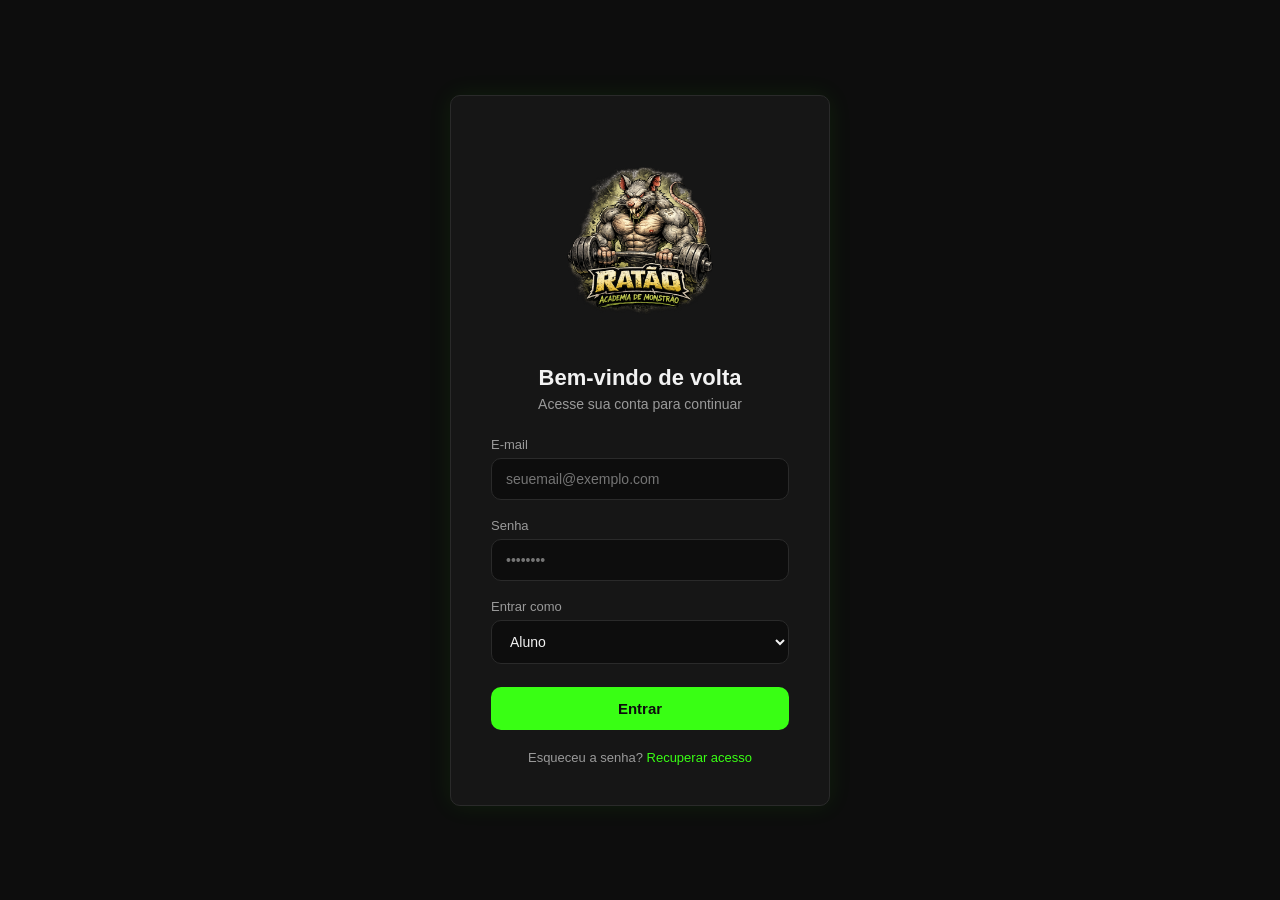
<file: front-end/index.html>
<!DOCTYPE html>
<html lang="pt-br">
<head>
<meta charset="UTF-8">
<meta name="viewport" content="width=device-width, initial-scale=1.0">
<title>Academia | Login</title>
<link rel="stylesheet" href="css/style.css">
</head>
<body>

  <div class="login-container">
    <div class="login-box">
      <img src="img/logo.png" class="logo" alt="Logo Academia">
      <h1>Bem-vindo de volta</h1>
      <p class="subtitle">Acesse sua conta para continuar</p>

      <form id="loginForm" action="#" method="POST">
        <div class="input-group">
          <label for="email">E-mail</label>
          <input type="email" id="email" name="email" placeholder="seuemail@exemplo.com" required>
        </div>

        <div class="input-group">
          <label for="senha">Senha</label>
          <input type="password" id="senha" name="senha" placeholder="••••••••" required>
        </div>

        <div class="tipo-usuario">
          <label for="tipo">Entrar como</label>
          <select id="tipo" name="tipo">
            <option value="aluno">Aluno</option>
            <option value="personal">Personal</option>
            <option value="adm">Administrador</option>
          </select>
        </div>

        <button type="submit" class="btn-primary">Entrar</button>
      </form>

      <p class="footer-text">Esqueceu a senha? <a href="#">Recuperar acesso</a></p>
    </div>
  </div>


<script src="js/script.js"></script>
</body>
</html>
</file>
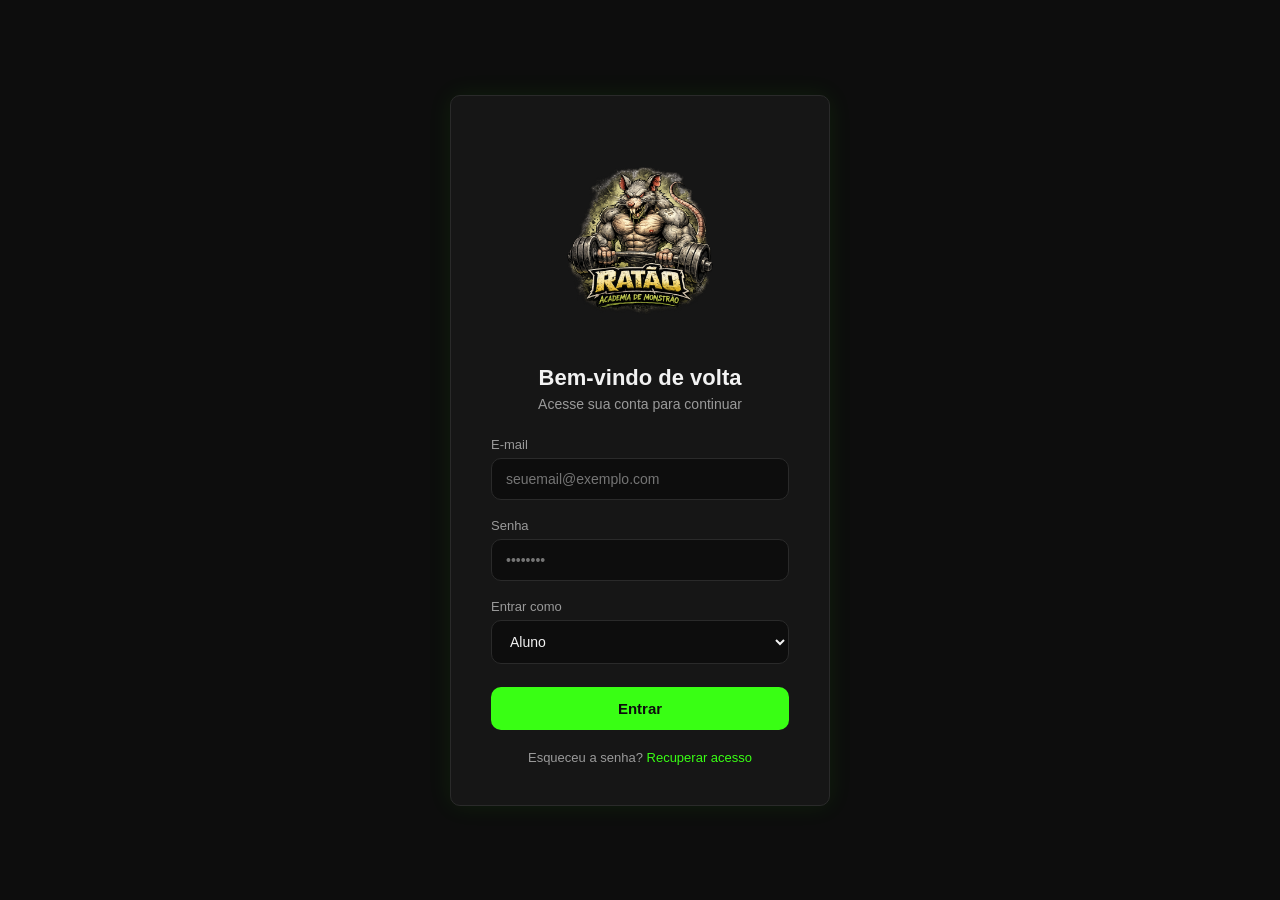
<file: front-end/html/index.html>
<!DOCTYPE html>
<html lang="pt-br">
<head>
<meta charset="UTF-8">
<meta name="viewport" content="width=device-width, initial-scale=1.0">
<title>Academia | Login</title>
<link rel="stylesheet" href="../css/style.css">
</head>
<body>

  <div class="login-container">
    <div class="login-box">
      <img src="../img/logo.png" class="logo" alt="Logo Academia">
      <h1>Bem-vindo de volta</h1>
      <p class="subtitle">Acesse sua conta para continuar</p>

      <form id="loginForm" action="#" method="POST">
        <div class="input-group">
          <label for="email">E-mail</label>
          <input type="email" id="email" name="email" placeholder="seuemail@exemplo.com" required>
        </div>

        <div class="input-group">
          <label for="senha">Senha</label>
          <input type="password" id="senha" name="senha" placeholder="••••••••" required>
        </div>

        <div class="tipo-usuario">
          <label for="tipo">Entrar como</label>
          <select id="tipo" name="tipo">
            <option value="aluno">Aluno</option>
            <option value="personal">Personal</option>
            <option value="adm">Administrador</option>
          </select>
        </div>

        <button type="submit" class="btn-primary">Entrar</button>
      </form>

      <p class="footer-text">Esqueceu a senha? <a href="#">Recuperar acesso</a></p>
    </div>
  </div>


<script src="../js/script.js"></script>
</body>
</html>
</file>
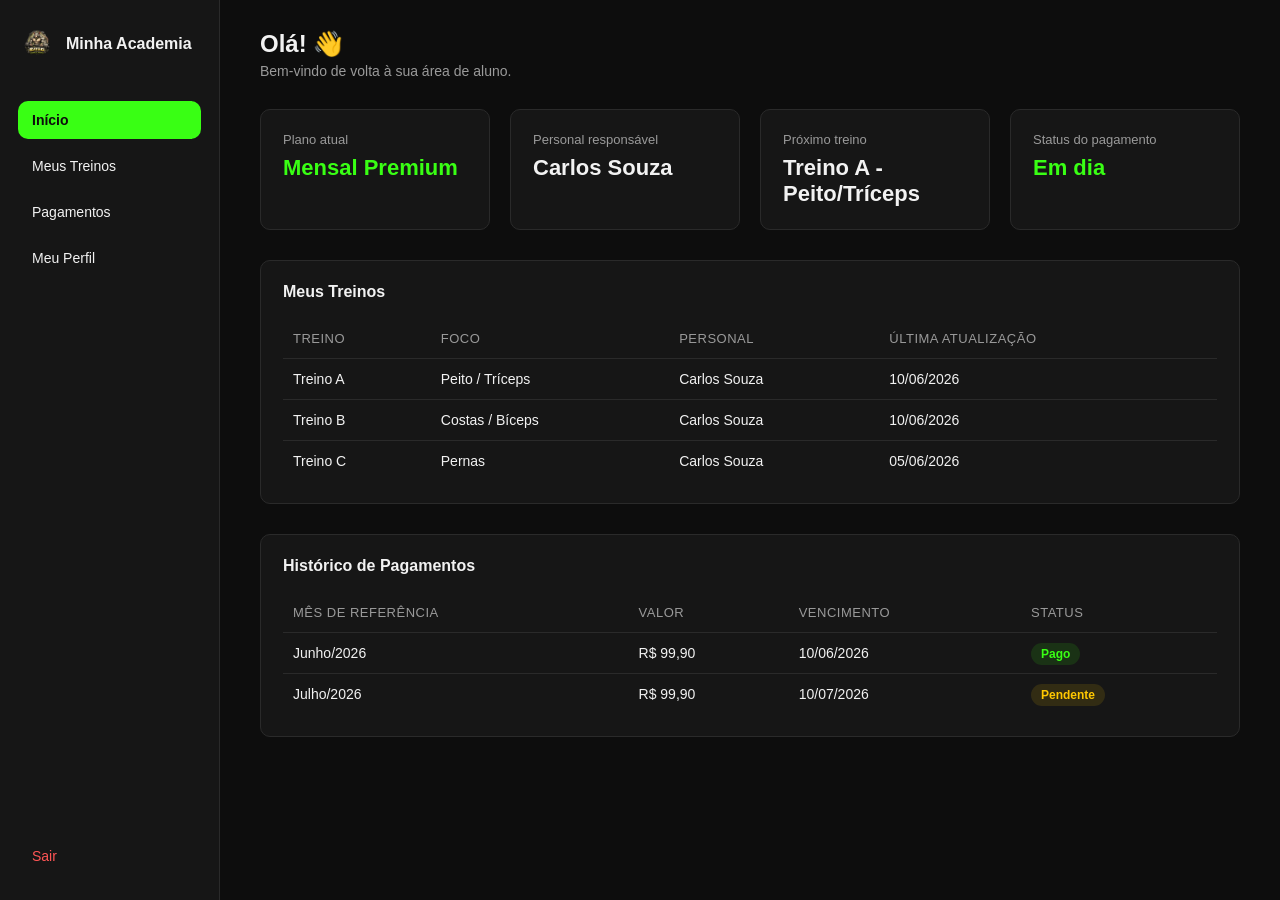
<file: front-end/dashboard.html>
<!DOCTYPE html>
<html lang="pt-br">
<head>
<meta charset="UTF-8">
<meta name="viewport" content="width=device-width, initial-scale=1.0">
<title>Academia | Área do Aluno</title>
<link rel="stylesheet" href="css/style.css">
</head>
<body>

  <div class="app-layout">

    <!-- Sidebar -->
    <aside class="sidebar">
      <div class="logo-area">
        <img src="img/logo.png">
        <span>Minha Academia</span>
      </div>

      <a href="dashboard.html" class="active">Início</a>
      <a href="treinos.html">Meus Treinos</a>
      <a href="pagamentos.html">Pagamentos</a>
      <a href="perfil.html">Meu Perfil</a>

      <a href="index.html" class="logout">Sair</a>
    </aside>

    <!-- Conteúdo principal -->
    <main class="main-content">
      <h1>Olá! 👋</h1>
      <p class="welcome">Bem-vindo de volta à sua área de aluno.</p>

      <!-- Cards resumo -->
      <div class="cards-grid">
        <div class="card">
          <div class="label">Plano atual</div>
          <div class="value green">Mensal Premium</div>
        </div>

        <div class="card">
          <div class="label">Personal responsável</div>
          <div class="value">Carlos Souza</div>
        </div>

        <div class="card">
          <div class="label">Próximo treino</div>
          <div class="value">Treino A - Peito/Tríceps</div>
        </div>

        <div class="card">
          <div class="label">Status do pagamento</div>
          <div class="value green">Em dia</div>
        </div>
      </div>

      <!-- Treinos -->
      <div class="table-section">
        <h2>Meus Treinos</h2>
        <table>
          <thead>
            <tr>
              <th>Treino</th>
              <th>Foco</th>
              <th>Personal</th>
              <th>Última atualização</th>
            </tr>
          </thead>
          <tbody>
            <tr>
              <td>Treino A</td>
              <td>Peito / Tríceps</td>
              <td>Carlos Souza</td>
              <td>10/06/2026</td>
            </tr>
            <tr>
              <td>Treino B</td>
              <td>Costas / Bíceps</td>
              <td>Carlos Souza</td>
              <td>10/06/2026</td>
            </tr>
            <tr>
              <td>Treino C</td>
              <td>Pernas</td>
              <td>Carlos Souza</td>
              <td>05/06/2026</td>
            </tr>
          </tbody>
        </table>
      </div>

      <!-- Pagamentos -->
      <div class="table-section">
        <h2>Histórico de Pagamentos</h2>
        <table>
          <thead>
            <tr>
              <th>Mês de referência</th>
              <th>Valor</th>
              <th>Vencimento</th>
              <th>Status</th>
            </tr>
          </thead>
          <tbody>
            <tr>
              <td>Junho/2026</td>
              <td>R$ 99,90</td>
              <td>10/06/2026</td>
              <td><span class="status pago">Pago</span></td>
            </tr>
            <tr>
              <td>Julho/2026</td>
              <td>R$ 99,90</td>
              <td>10/07/2026</td>
              <td><span class="status pendente">Pendente</span></td>
            </tr>
          </tbody>
        </table>
      </div>

    </main>
  </div>

<script src="js/script.js"></script>
</body>
</html>
</file>
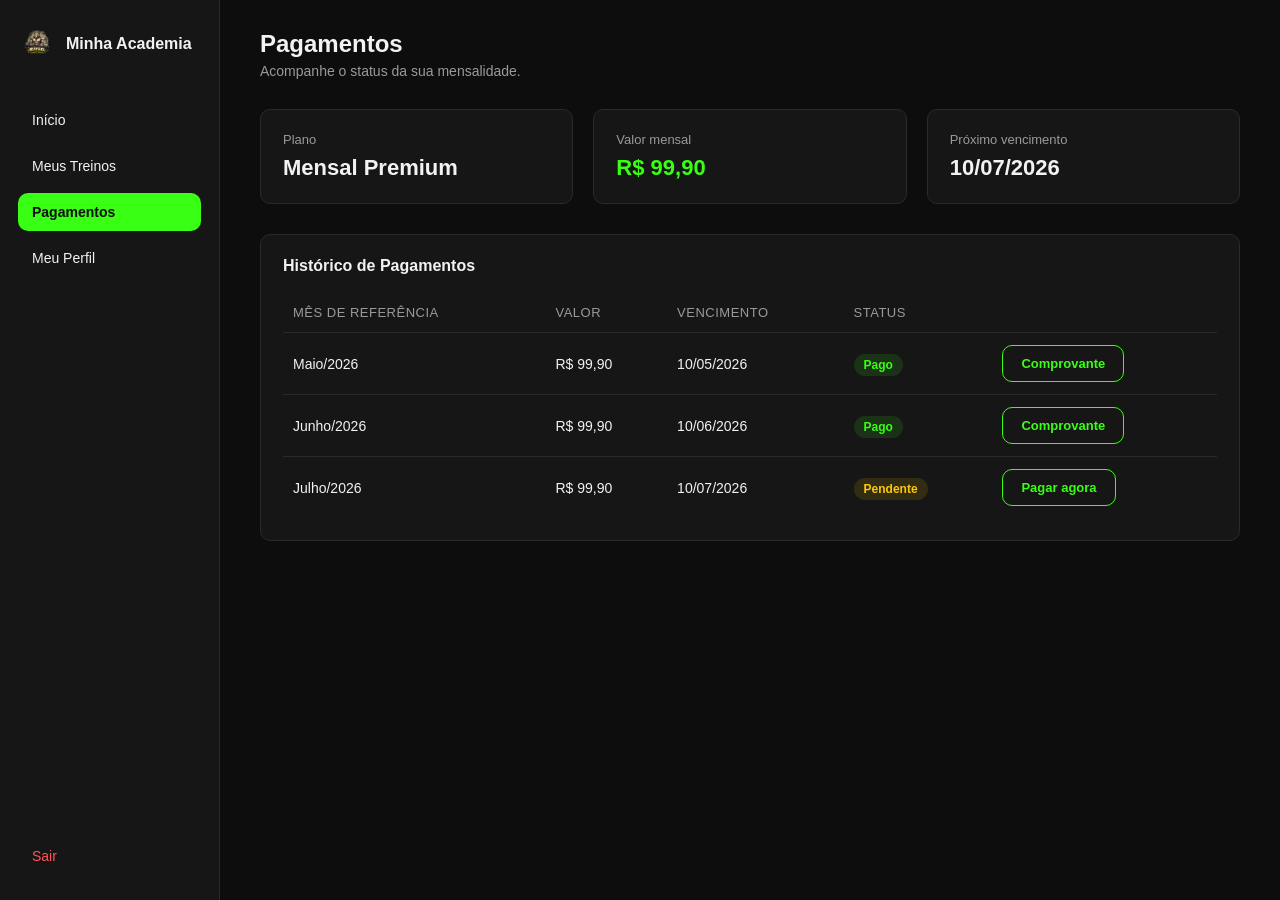
<file: front-end/pagamentos.html>
<!DOCTYPE html>
<html lang="pt-br">
<head>
<meta charset="UTF-8">
<meta name="viewport" content="width=device-width, initial-scale=1.0">
<title>Academia | Pagamentos</title>
<link rel="stylesheet" href="css/style.css">
</head>
<body>

  <div class="app-layout">

    <!-- Sidebar -->
    <aside class="sidebar">
      <div class="logo-area">
        <img src="img/logo.png">
        <span>Minha Academia</span>
      </div>

      <a href="dashboard.html">Início</a>
      <a href="treinos.html">Meus Treinos</a>
      <a href="pagamentos.html" class="active">Pagamentos</a>
      <a href="perfil.html">Meu Perfil</a>

      <a href="index.html" class="logout">Sair</a>
    </aside>

    <!-- Conteúdo principal -->
    <main class="main-content">
      <h1>Pagamentos</h1>
      <p class="welcome">Acompanhe o status da sua mensalidade.</p>

      <!-- Resumo -->
      <div class="cards-grid">
        <div class="card">
          <div class="label">Plano</div>
          <div class="value">Mensal Premium</div>
        </div>

        <div class="card">
          <div class="label">Valor mensal</div>
          <div class="value green">R$ 99,90</div>
        </div>

        <div class="card">
          <div class="label">Próximo vencimento</div>
          <div class="value">10/07/2026</div>
        </div>
      </div>

      <!-- Histórico -->
      <div class="table-section">
        <h2>Histórico de Pagamentos</h2>
        <table>
          <thead>
            <tr>
              <th>Mês de referência</th>
              <th>Valor</th>
              <th>Vencimento</th>
              <th>Status</th>
              <th></th>
            </tr>
          </thead>
          <tbody>
            <tr>
              <td>Maio/2026</td>
              <td>R$ 99,90</td>
              <td>10/05/2026</td>
              <td><span class="status pago">Pago</span></td>
              <td><button class="btn-outline">Comprovante</button></td>
            </tr>
            <tr>
              <td>Junho/2026</td>
              <td>R$ 99,90</td>
              <td>10/06/2026</td>
              <td><span class="status pago">Pago</span></td>
              <td><button class="btn-outline">Comprovante</button></td>
            </tr>
            <tr>
              <td>Julho/2026</td>
              <td>R$ 99,90</td>
              <td>10/07/2026</td>
              <td><span class="status pendente">Pendente</span></td>
              <td><button class="btn-outline">Pagar agora</button></td>
            </tr>
          </tbody>
        </table>
      </div>

    </main>
  </div>

<script src="js/script.js"></script>
</body>
</html>
</file>
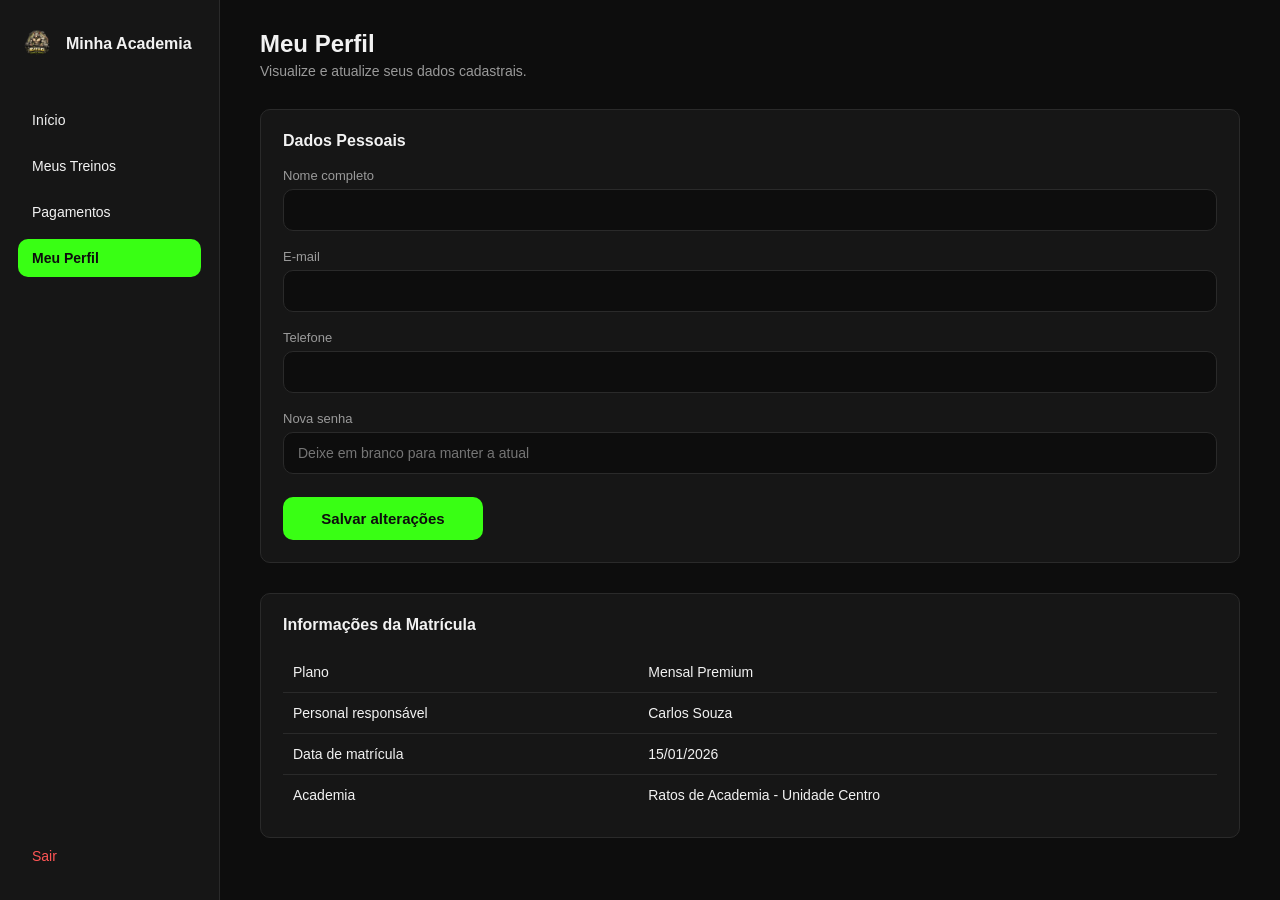
<file: front-end/perfil.html>
<!DOCTYPE html>
<html lang="pt-br">
<head>
<meta charset="UTF-8">
<meta name="viewport" content="width=device-width, initial-scale=1.0">
<title>Academia | Meu Perfil</title>
<link rel="stylesheet" href="css/style.css">
</head>
<body>

  <div class="app-layout">

    <!-- Sidebar -->
    <aside class="sidebar">
      <div class="logo-area">
        <img src="img/logo.png">
        <span>Minha Academia</span>
      </div>

      <a href="dashboard.html">Início</a>
      <a href="treinos.html">Meus Treinos</a>
      <a href="pagamentos.html">Pagamentos</a>
      <a href="perfil.html" class="active">Meu Perfil</a>

      <a href="index.html" class="logout">Sair</a>
    </aside>

    <!-- Conteúdo principal -->
    <main class="main-content">
      <h1>Meu Perfil</h1>
      <p class="welcome">Visualize e atualize seus dados cadastrais.</p>

      <div class="table-section">
        <h2>Dados Pessoais</h2>

        <form id="perfilForm">
          <div class="input-group">
            <label for="nome">Nome completo</label>
            <input type="text" id="nome" name="nome">
          </div>

          <div class="input-group">
            <label for="email">E-mail</label>
            <input type="email" id="email" name="email">
          </div>

          <div class="input-group">
            <label for="telefone">Telefone</label>
            <input type="text" id="telefone" name="telefone">
          </div>

          <div class="input-group">
            <label for="senha">Nova senha</label>
            <input type="password" id="senha" name="senha" placeholder="Deixe em branco para manter a atual">
          </div>

          <button type="submit" class="btn-primary" style="max-width: 200px;">Salvar alterações</button>
        </form>
      </div>

      <!-- Matrícula -->
      <div class="table-section">
        <h2>Informações da Matrícula</h2>
        <table>
          <tbody>
            <tr>
              <td>Plano</td>
              <td>Mensal Premium</td>
            </tr>
            <tr>
              <td>Personal responsável</td>
              <td>Carlos Souza</td>
            </tr>
            <tr>
              <td>Data de matrícula</td>
              <td>15/01/2026</td>
            </tr>
            <tr>
              <td>Academia</td>
              <td>Ratos de Academia - Unidade Centro</td>
            </tr>
          </tbody>
        </table>
      </div>

    </main>
  </div>

<script src="js/script.js"></script>
</body>
</html>
</file>
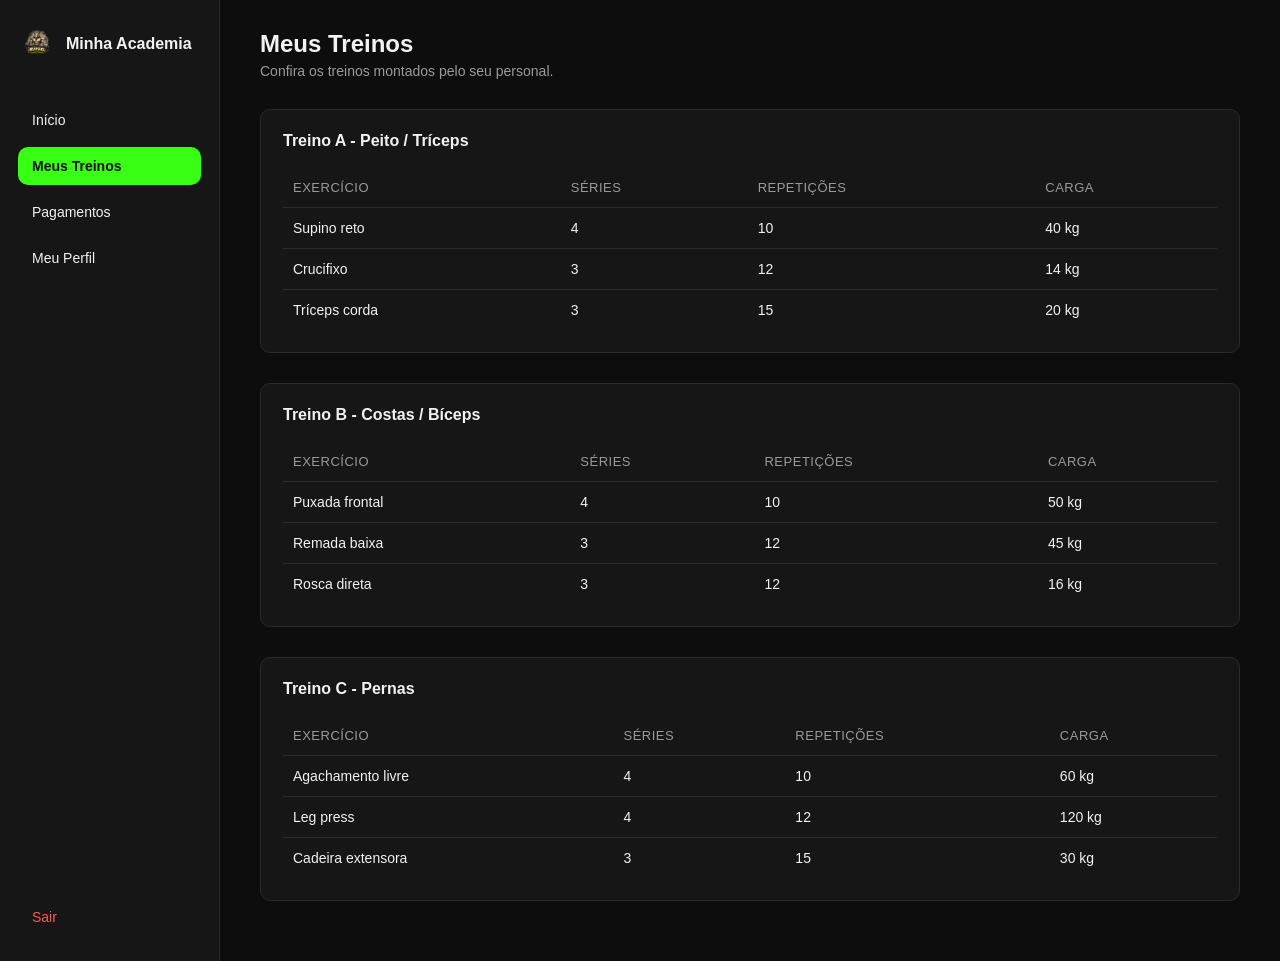
<file: front-end/treinos.html>
<!DOCTYPE html>
<html lang="pt-br">
<head>
<meta charset="UTF-8">
<meta name="viewport" content="width=device-width, initial-scale=1.0">
<title>Academia | Meus Treinos</title>
<link rel="stylesheet" href="css/style.css">
</head>
<body>

  <div class="app-layout">

    <!-- Sidebar -->
    <aside class="sidebar">
      <div class="logo-area">
        <img src="img/logo.png">
        <span>Minha Academia</span>
      </div>

      <a href="dashboard.html">Início</a>
      <a href="treinos.html" class="active">Meus Treinos</a>
      <a href="pagamentos.html">Pagamentos</a>
      <a href="perfil.html">Meu Perfil</a>

      <a href="index.html" class="logout">Sair</a>
    </aside>

    <!-- Conteúdo principal -->
    <main class="main-content">
      <h1>Meus Treinos</h1>
      <p class="welcome">Confira os treinos montados pelo seu personal.</p>

      <!-- Treino A -->
      <div class="table-section">
        <h2>Treino A - Peito / Tríceps</h2>
        <table>
          <thead>
            <tr>
              <th>Exercício</th>
              <th>Séries</th>
              <th>Repetições</th>
              <th>Carga</th>
            </tr>
          </thead>
          <tbody>
            <tr>
              <td>Supino reto</td>
              <td>4</td>
              <td>10</td>
              <td>40 kg</td>
            </tr>
            <tr>
              <td>Crucifixo</td>
              <td>3</td>
              <td>12</td>
              <td>14 kg</td>
            </tr>
            <tr>
              <td>Tríceps corda</td>
              <td>3</td>
              <td>15</td>
              <td>20 kg</td>
            </tr>
          </tbody>
        </table>
      </div>

      <!-- Treino B -->
      <div class="table-section">
        <h2>Treino B - Costas / Bíceps</h2>
        <table>
          <thead>
            <tr>
              <th>Exercício</th>
              <th>Séries</th>
              <th>Repetições</th>
              <th>Carga</th>
            </tr>
          </thead>
          <tbody>
            <tr>
              <td>Puxada frontal</td>
              <td>4</td>
              <td>10</td>
              <td>50 kg</td>
            </tr>
            <tr>
              <td>Remada baixa</td>
              <td>3</td>
              <td>12</td>
              <td>45 kg</td>
            </tr>
            <tr>
              <td>Rosca direta</td>
              <td>3</td>
              <td>12</td>
              <td>16 kg</td>
            </tr>
          </tbody>
        </table>
      </div>

      <!-- Treino C -->
      <div class="table-section">
        <h2>Treino C - Pernas</h2>
        <table>
          <thead>
            <tr>
              <th>Exercício</th>
              <th>Séries</th>
              <th>Repetições</th>
              <th>Carga</th>
            </tr>
          </thead>
          <tbody>
            <tr>
              <td>Agachamento livre</td>
              <td>4</td>
              <td>10</td>
              <td>60 kg</td>
            </tr>
            <tr>
              <td>Leg press</td>
              <td>4</td>
              <td>12</td>
              <td>120 kg</td>
            </tr>
            <tr>
              <td>Cadeira extensora</td>
              <td>3</td>
              <td>15</td>
              <td>30 kg</td>
            </tr>
          </tbody>
        </table>
      </div>

    </main>
  </div>

<script src="js/script.js"></script>
</body>
</html>
</file>
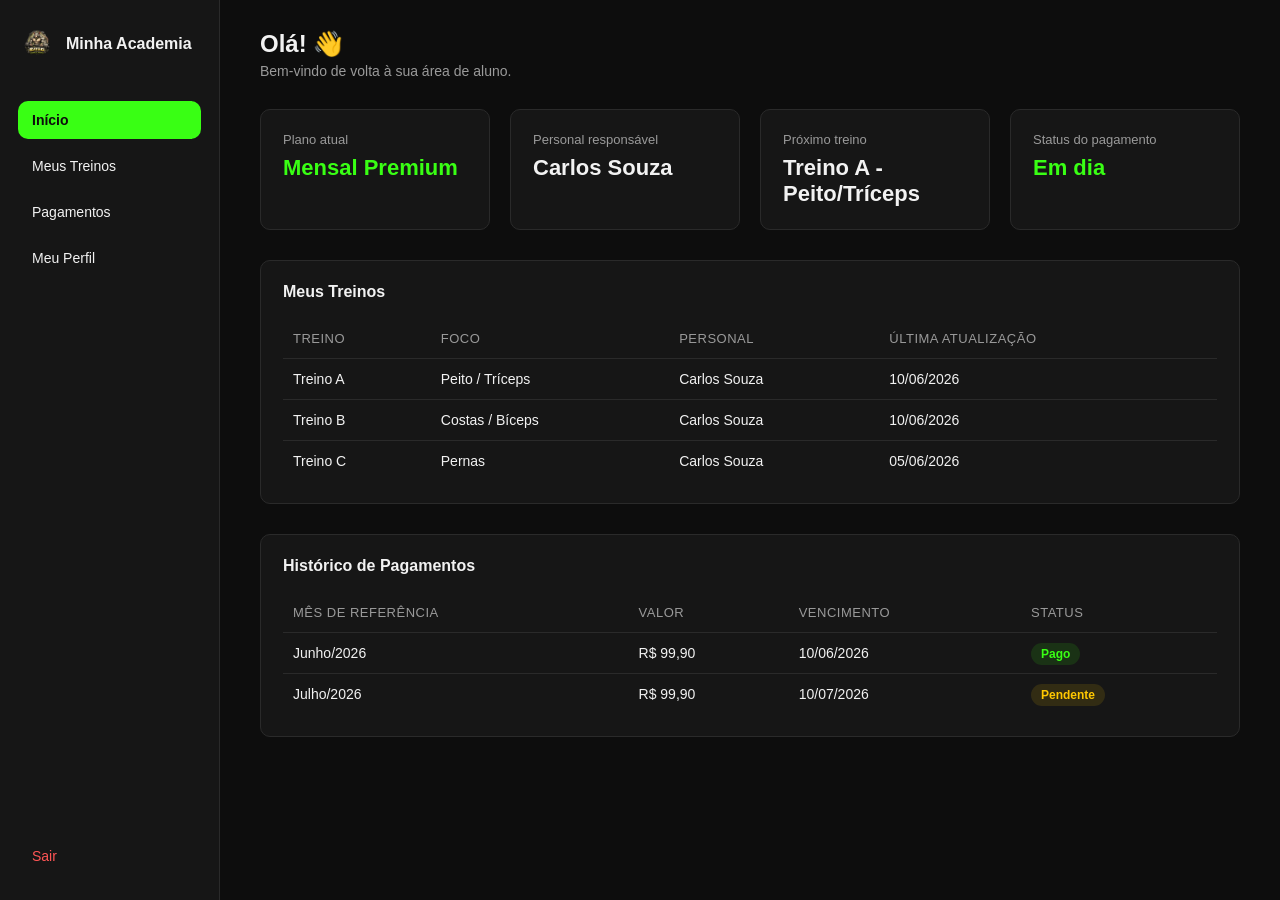
<file: front-end/html/dashboard.html>
<!DOCTYPE html>
<html lang="pt-br">
<head>
<meta charset="UTF-8">
<meta name="viewport" content="width=device-width, initial-scale=1.0">
<title>Academia | Área do Aluno</title>
<link rel="stylesheet" href="../css/style.css">
</head>
<body>

  <div class="app-layout">

    <!-- Sidebar -->
    <aside class="sidebar">
      <div class="logo-area">
        <img src="../img/logo.png">
        <span>Minha Academia</span>
      </div>

      <a href="dashboard.html" class="active">Início</a>
      <a href="treinos.html">Meus Treinos</a>
      <a href="pagamentos.html">Pagamentos</a>
      <a href="perfil.html">Meu Perfil</a>

      <a href="index.html" class="logout">Sair</a>
    </aside>

    <!-- Conteúdo principal -->
    <main class="main-content">
      <h1>Olá! 👋</h1>
      <p class="welcome">Bem-vindo de volta à sua área de aluno.</p>

      <!-- Cards resumo -->
      <div class="cards-grid">
        <div class="card">
          <div class="label">Plano atual</div>
          <div class="value green">Mensal Premium</div>
        </div>

        <div class="card">
          <div class="label">Personal responsável</div>
          <div class="value">Carlos Souza</div>
        </div>

        <div class="card">
          <div class="label">Próximo treino</div>
          <div class="value">Treino A - Peito/Tríceps</div>
        </div>

        <div class="card">
          <div class="label">Status do pagamento</div>
          <div class="value green">Em dia</div>
        </div>
      </div>

      <!-- Treinos -->
      <div class="table-section">
        <h2>Meus Treinos</h2>
        <table>
          <thead>
            <tr>
              <th>Treino</th>
              <th>Foco</th>
              <th>Personal</th>
              <th>Última atualização</th>
            </tr>
          </thead>
          <tbody>
            <tr>
              <td>Treino A</td>
              <td>Peito / Tríceps</td>
              <td>Carlos Souza</td>
              <td>10/06/2026</td>
            </tr>
            <tr>
              <td>Treino B</td>
              <td>Costas / Bíceps</td>
              <td>Carlos Souza</td>
              <td>10/06/2026</td>
            </tr>
            <tr>
              <td>Treino C</td>
              <td>Pernas</td>
              <td>Carlos Souza</td>
              <td>05/06/2026</td>
            </tr>
          </tbody>
        </table>
      </div>

      <!-- Pagamentos -->
      <div class="table-section">
        <h2>Histórico de Pagamentos</h2>
        <table>
          <thead>
            <tr>
              <th>Mês de referência</th>
              <th>Valor</th>
              <th>Vencimento</th>
              <th>Status</th>
            </tr>
          </thead>
          <tbody>
            <tr>
              <td>Junho/2026</td>
              <td>R$ 99,90</td>
              <td>10/06/2026</td>
              <td><span class="status pago">Pago</span></td>
            </tr>
            <tr>
              <td>Julho/2026</td>
              <td>R$ 99,90</td>
              <td>10/07/2026</td>
              <td><span class="status pendente">Pendente</span></td>
            </tr>
          </tbody>
        </table>
      </div>

    </main>
  </div>

<script src="../js/script.js"></script>
</body>
</html>
</file>
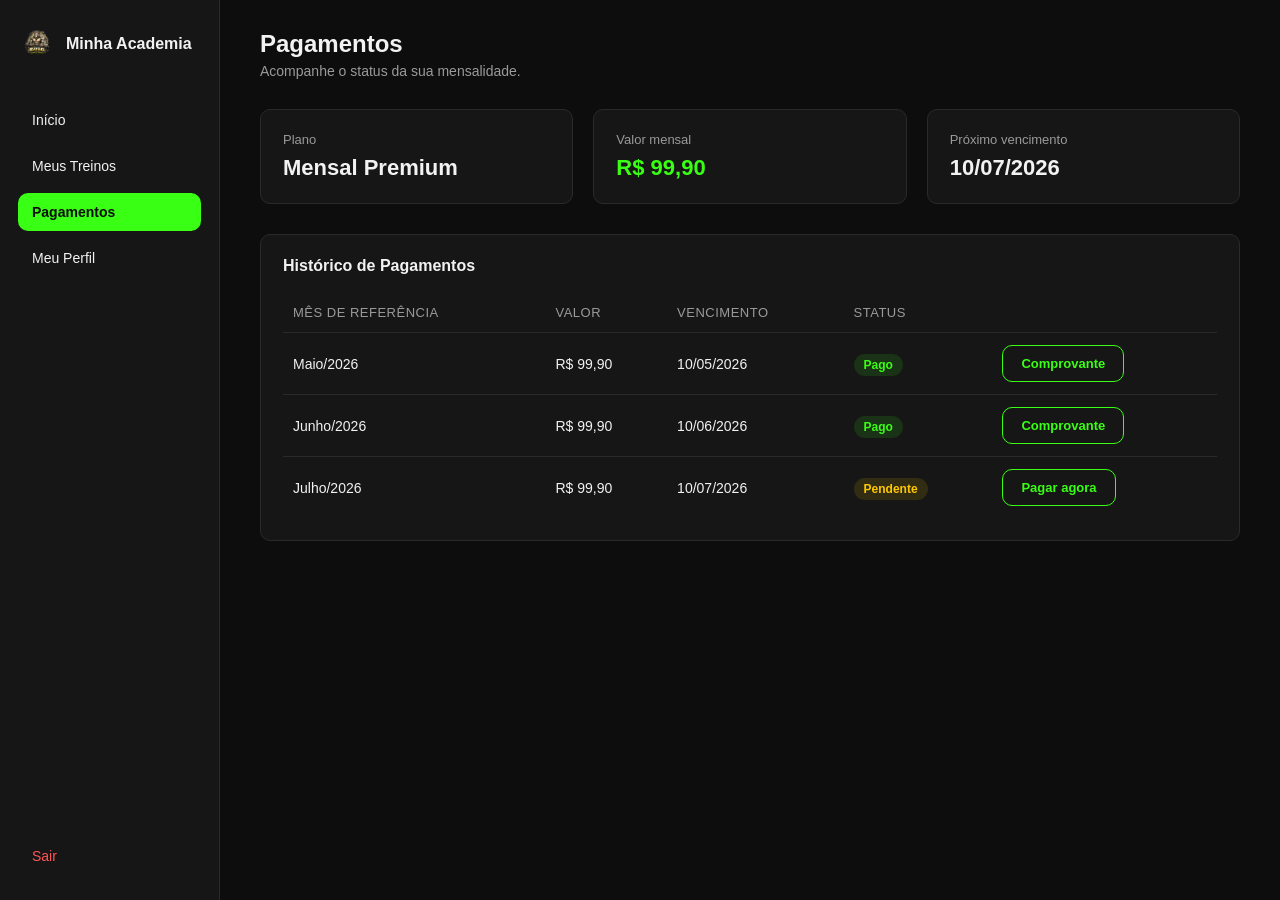
<file: front-end/html/pagamentos.html>
<!DOCTYPE html>
<html lang="pt-br">
<head>
<meta charset="UTF-8">
<meta name="viewport" content="width=device-width, initial-scale=1.0">
<title>Academia | Pagamentos</title>
<link rel="stylesheet" href="../css/style.css">
</head>
<body>

  <div class="app-layout">

    <!-- Sidebar -->
    <aside class="sidebar">
      <div class="logo-area">
        <img src="../img/logo.png">
        <span>Minha Academia</span>
      </div>

      <a href="dashboard.html">Início</a>
      <a href="treinos.html">Meus Treinos</a>
      <a href="pagamentos.html" class="active">Pagamentos</a>
      <a href="perfil.html">Meu Perfil</a>

      <a href="index.html" class="logout">Sair</a>
    </aside>

    <!-- Conteúdo principal -->
    <main class="main-content">
      <h1>Pagamentos</h1>
      <p class="welcome">Acompanhe o status da sua mensalidade.</p>

      <!-- Resumo -->
      <div class="cards-grid">
        <div class="card">
          <div class="label">Plano</div>
          <div class="value">Mensal Premium</div>
        </div>

        <div class="card">
          <div class="label">Valor mensal</div>
          <div class="value green">R$ 99,90</div>
        </div>

        <div class="card">
          <div class="label">Próximo vencimento</div>
          <div class="value">10/07/2026</div>
        </div>
      </div>

      <!-- Histórico -->
      <div class="table-section">
        <h2>Histórico de Pagamentos</h2>
        <table>
          <thead>
            <tr>
              <th>Mês de referência</th>
              <th>Valor</th>
              <th>Vencimento</th>
              <th>Status</th>
              <th></th>
            </tr>
          </thead>
          <tbody>
            <tr>
              <td>Maio/2026</td>
              <td>R$ 99,90</td>
              <td>10/05/2026</td>
              <td><span class="status pago">Pago</span></td>
              <td><button class="btn-outline">Comprovante</button></td>
            </tr>
            <tr>
              <td>Junho/2026</td>
              <td>R$ 99,90</td>
              <td>10/06/2026</td>
              <td><span class="status pago">Pago</span></td>
              <td><button class="btn-outline">Comprovante</button></td>
            </tr>
            <tr>
              <td>Julho/2026</td>
              <td>R$ 99,90</td>
              <td>10/07/2026</td>
              <td><span class="status pendente">Pendente</span></td>
              <td><button class="btn-outline">Pagar agora</button></td>
            </tr>
          </tbody>
        </table>
      </div>

    </main>
  </div>

<script src="../js/script.js"></script>
</body>
</html>
</file>
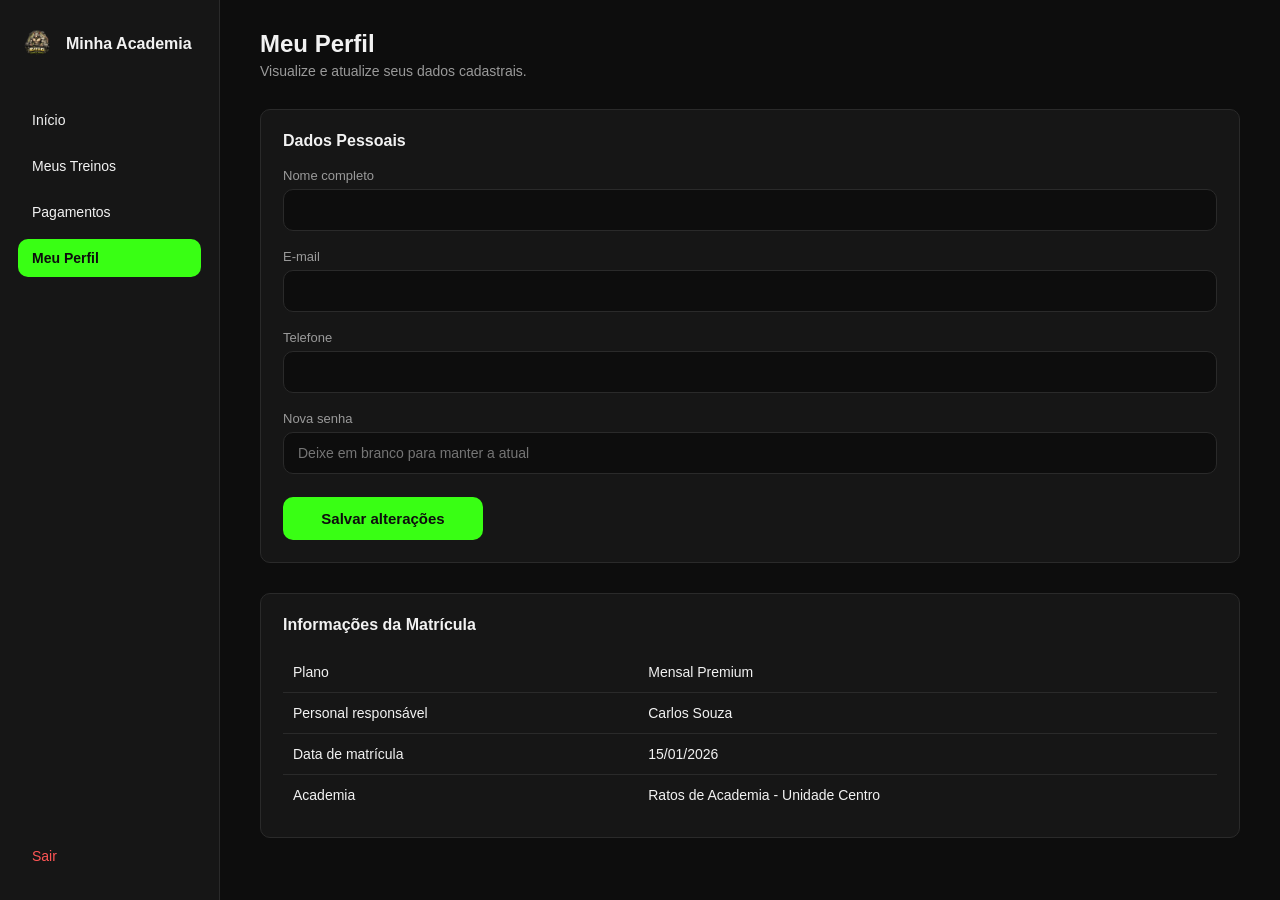
<file: front-end/html/perfil.html>
<!DOCTYPE html>
<html lang="pt-br">
<head>
<meta charset="UTF-8">
<meta name="viewport" content="width=device-width, initial-scale=1.0">
<title>Academia | Meu Perfil</title>
<link rel="stylesheet" href="../css/style.css">
</head>
<body>

  <div class="app-layout">

    <!-- Sidebar -->
    <aside class="sidebar">
      <div class="logo-area">
        <img src="../img/logo.png">
        <span>Minha Academia</span>
      </div>

      <a href="dashboard.html">Início</a>
      <a href="treinos.html">Meus Treinos</a>
      <a href="pagamentos.html">Pagamentos</a>
      <a href="perfil.html" class="active">Meu Perfil</a>

      <a href="index.html" class="logout">Sair</a>
    </aside>

    <!-- Conteúdo principal -->
    <main class="main-content">
      <h1>Meu Perfil</h1>
      <p class="welcome">Visualize e atualize seus dados cadastrais.</p>

      <div class="table-section">
        <h2>Dados Pessoais</h2>

        <form id="perfilForm">
          <div class="input-group">
            <label for="nome">Nome completo</label>
            <input type="text" id="nome" name="nome">
          </div>

          <div class="input-group">
            <label for="email">E-mail</label>
            <input type="email" id="email" name="email">
          </div>

          <div class="input-group">
            <label for="telefone">Telefone</label>
            <input type="text" id="telefone" name="telefone">
          </div>

          <div class="input-group">
            <label for="senha">Nova senha</label>
            <input type="password" id="senha" name="senha" placeholder="Deixe em branco para manter a atual">
          </div>

          <button type="submit" class="btn-primary" style="max-width: 200px;">Salvar alterações</button>
        </form>
      </div>

      <!-- Matrícula -->
      <div class="table-section">
        <h2>Informações da Matrícula</h2>
        <table>
          <tbody>
            <tr>
              <td>Plano</td>
              <td>Mensal Premium</td>
            </tr>
            <tr>
              <td>Personal responsável</td>
              <td>Carlos Souza</td>
            </tr>
            <tr>
              <td>Data de matrícula</td>
              <td>15/01/2026</td>
            </tr>
            <tr>
              <td>Academia</td>
              <td>Ratos de Academia - Unidade Centro</td>
            </tr>
          </tbody>
        </table>
      </div>

    </main>
  </div>

<script src="../js/script.js"></script>
</body>
</html>
</file>
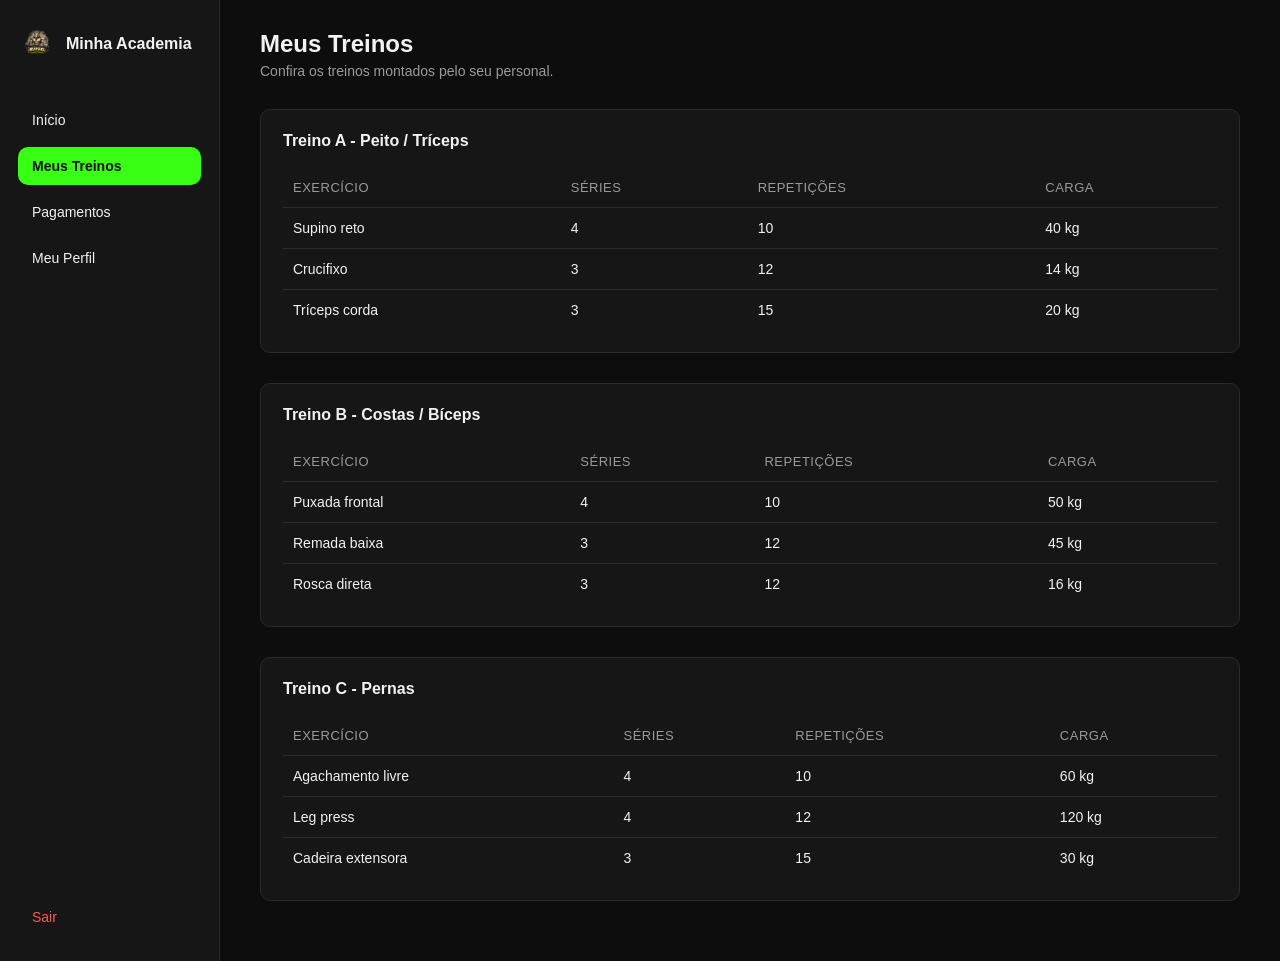
<file: front-end/html/treinos.html>
<!DOCTYPE html>
<html lang="pt-br">
<head>
<meta charset="UTF-8">
<meta name="viewport" content="width=device-width, initial-scale=1.0">
<title>Academia | Meus Treinos</title>
<link rel="stylesheet" href="../css/style.css">
</head>
<body>

  <div class="app-layout">

    <!-- Sidebar -->
    <aside class="sidebar">
      <div class="logo-area">
        <img src="../img/logo.png">
        <span>Minha Academia</span>
      </div>

      <a href="dashboard.html">Início</a>
      <a href="treinos.html" class="active">Meus Treinos</a>
      <a href="pagamentos.html">Pagamentos</a>
      <a href="perfil.html">Meu Perfil</a>

      <a href="index.html" class="logout">Sair</a>
    </aside>

    <!-- Conteúdo principal -->
    <main class="main-content">
      <h1>Meus Treinos</h1>
      <p class="welcome">Confira os treinos montados pelo seu personal.</p>

      <!-- Treino A -->
      <div class="table-section">
        <h2>Treino A - Peito / Tríceps</h2>
        <table>
          <thead>
            <tr>
              <th>Exercício</th>
              <th>Séries</th>
              <th>Repetições</th>
              <th>Carga</th>
            </tr>
          </thead>
          <tbody>
            <tr>
              <td>Supino reto</td>
              <td>4</td>
              <td>10</td>
              <td>40 kg</td>
            </tr>
            <tr>
              <td>Crucifixo</td>
              <td>3</td>
              <td>12</td>
              <td>14 kg</td>
            </tr>
            <tr>
              <td>Tríceps corda</td>
              <td>3</td>
              <td>15</td>
              <td>20 kg</td>
            </tr>
          </tbody>
        </table>
      </div>

      <!-- Treino B -->
      <div class="table-section">
        <h2>Treino B - Costas / Bíceps</h2>
        <table>
          <thead>
            <tr>
              <th>Exercício</th>
              <th>Séries</th>
              <th>Repetições</th>
              <th>Carga</th>
            </tr>
          </thead>
          <tbody>
            <tr>
              <td>Puxada frontal</td>
              <td>4</td>
              <td>10</td>
              <td>50 kg</td>
            </tr>
            <tr>
              <td>Remada baixa</td>
              <td>3</td>
              <td>12</td>
              <td>45 kg</td>
            </tr>
            <tr>
              <td>Rosca direta</td>
              <td>3</td>
              <td>12</td>
              <td>16 kg</td>
            </tr>
          </tbody>
        </table>
      </div>

      <!-- Treino C -->
      <div class="table-section">
        <h2>Treino C - Pernas</h2>
        <table>
          <thead>
            <tr>
              <th>Exercício</th>
              <th>Séries</th>
              <th>Repetições</th>
              <th>Carga</th>
            </tr>
          </thead>
          <tbody>
            <tr>
              <td>Agachamento livre</td>
              <td>4</td>
              <td>10</td>
              <td>60 kg</td>
            </tr>
            <tr>
              <td>Leg press</td>
              <td>4</td>
              <td>12</td>
              <td>120 kg</td>
            </tr>
            <tr>
              <td>Cadeira extensora</td>
              <td>3</td>
              <td>15</td>
              <td>30 kg</td>
            </tr>
          </tbody>
        </table>
      </div>

    </main>
  </div>

<script src="../js/script.js"></script>
</body>
</html>
</file>
<file: front-end/css/style.css>
/* ===== Variáveis ===== */
:root {
  --bg-color: #0d0d0d;
  --bg-card: #161616;
  --green: #39ff14;
  --green-dark: #2ecc0e;
  --text-light: #f2f2f2;
  --text-muted: #9a9a9a;
  --border: #2a2a2a;
  --radius: 10px;
}

* {
  margin: 0;
  padding: 0;
  box-sizing: border-box;
  font-family: 'Segoe UI', Arial, sans-serif;
}

body {
  background-color: var(--bg-color);
  color: var(--text-light);
}

a {
  color: var(--green);
  text-decoration: none;
}

a:hover {
  text-decoration: underline;
}

/* ===== Login ===== */
.login-container {
  min-height: 100vh;
  display: flex;
  align-items: center;
  justify-content: center;
  padding: 20px;
}

.login-box {
  background-color: var(--bg-card);
  border: 1px solid var(--border);
  border-radius: var(--radius);
  padding: 40px;
  width: 100%;
  max-width: 380px;
  text-align: center;
  box-shadow: 0 0 25px rgba(57, 255, 20, 0.08);
}

.logo {
  width: 150px;
  height: auto;
  object-fit: contain;
  margin-bottom: 0;
}

.login-box h1 {
  font-size: 22px;
  margin-bottom: 5px;
}

.subtitle {
  color: var(--text-muted);
  font-size: 14px;
  margin-bottom: 25px;
}

.input-group, .tipo-usuario {
  text-align: left;
  margin-bottom: 18px;
}

.input-group label, .tipo-usuario label {
  display: block;
  font-size: 13px;
  margin-bottom: 6px;
  color: var(--text-muted);
}

.input-group input, .tipo-usuario select {
  width: 100%;
  padding: 12px 14px;
  background-color: #0d0d0d;
  border: 1px solid var(--border);
  border-radius: var(--radius);
  color: var(--text-light);
  font-size: 14px;
  outline: none;
  transition: border-color 0.2s ease;
}

.input-group input:focus, .tipo-usuario select:focus {
  border-color: var(--green);
}

.btn-primary {
  width: 100%;
  padding: 13px;
  background-color: var(--green);
  color: #0d0d0d;
  font-weight: bold;
  font-size: 15px;
  border: none;
  border-radius: var(--radius);
  cursor: pointer;
  margin-top: 5px;
  transition: background-color 0.2s ease, transform 0.1s ease;
}

.btn-primary:hover {
  background-color: var(--green-dark);
}

.btn-primary:active {
  transform: scale(0.98);
}

.footer-text {
  margin-top: 20px;
  font-size: 13px;
  color: var(--text-muted);
}

/* ===== Layout interno (área do aluno) ===== */
.app-layout {
  display: flex;
  min-height: 100vh;
}

.sidebar {
  width: 220px;
  background-color: var(--bg-card);
  border-right: 1px solid var(--border);
  padding: 25px 18px;
  display: flex;
  flex-direction: column;
  gap: 8px;
}

.sidebar .logo-area {
  display: flex;
  align-items: center;
  gap: 10px;
  margin-bottom: 30px;
}

.sidebar .logo-area img {
  width: 38px;
  height: 38px;
  object-fit: contain;
}

.sidebar .logo-area span {
  font-weight: bold;
  font-size: 16px;
}

.sidebar a {
  display: block;
  padding: 11px 14px;
  border-radius: var(--radius);
  color: var(--text-light);
  font-size: 14px;
  text-decoration: none;
  transition: background-color 0.2s ease, color 0.2s ease;
}

.sidebar a:hover {
  background-color: rgba(57, 255, 20, 0.08);
  color: var(--green);
}

.sidebar a.active {
  background-color: var(--green);
  color: #0d0d0d;
  font-weight: bold;
}

.sidebar .logout {
  margin-top: auto;
  color: #ff5555;
}

.sidebar .logout:hover {
  background-color: rgba(255, 85, 85, 0.08);
  color: #ff5555;
}

/* ===== Conteúdo principal ===== */
.main-content {
  flex: 1;
  padding: 30px 40px;
}

.main-content h1 {
  font-size: 24px;
  margin-bottom: 5px;
}

.main-content .welcome {
  color: var(--text-muted);
  margin-bottom: 30px;
  font-size: 14px;
}

/* ===== Cards ===== */
.cards-grid {
  display: grid;
  grid-template-columns: repeat(auto-fit, minmax(220px, 1fr));
  gap: 20px;
  margin-bottom: 30px;
}

.card {
  background-color: var(--bg-card);
  border: 1px solid var(--border);
  border-radius: var(--radius);
  padding: 22px;
  transition: border-color 0.2s ease;
}

.card:hover {
  border-color: var(--green);
}

.card .label {
  color: var(--text-muted);
  font-size: 13px;
  margin-bottom: 8px;
}

.card .value {
  font-size: 22px;
  font-weight: bold;
}

.card .value.green {
  color: var(--green);
}

/* ===== Tabelas ===== */
.table-section {
  background-color: var(--bg-card);
  border: 1px solid var(--border);
  border-radius: var(--radius);
  padding: 22px;
  margin-bottom: 30px;
}

.table-section h2 {
  font-size: 16px;
  margin-bottom: 18px;
}

table {
  width: 100%;
  border-collapse: collapse;
}

th, td {
  text-align: left;
  padding: 12px 10px;
  font-size: 14px;
  border-bottom: 1px solid var(--border);
}

th {
  color: var(--text-muted);
  font-weight: 500;
  font-size: 13px;
  text-transform: uppercase;
  letter-spacing: 0.5px;
}

tr:last-child td {
  border-bottom: none;
}

.status {
  padding: 4px 10px;
  border-radius: 20px;
  font-size: 12px;
  font-weight: bold;
}

.status.pago {
  background-color: rgba(57, 255, 20, 0.12);
  color: var(--green);
}

.status.pendente {
  background-color: rgba(255, 200, 0, 0.12);
  color: #ffc800;
}

.status.atrasado {
  background-color: rgba(255, 85, 85, 0.12);
  color: #ff5555;
}

/* ===== Botões gerais ===== */
.btn-outline {
  display: inline-block;
  padding: 10px 18px;
  border: 1px solid var(--green);
  color: var(--green);
  border-radius: var(--radius);
  font-size: 13px;
  font-weight: bold;
  cursor: pointer;
  background: transparent;
  transition: background-color 0.2s ease, color 0.2s ease;
}

.btn-outline:hover {
  background-color: var(--green);
  color: #0d0d0d;
}

/* ===== Responsivo ===== */
@media (max-width: 768px) {
  .app-layout {
    flex-direction: column;
  }

  .sidebar {
    width: 100%;
    flex-direction: row;
    overflow-x: auto;
    border-right: none;
    border-bottom: 1px solid var(--border);
    padding: 15px;
  }

  .sidebar .logo-area {
    display: none;
  }

  .sidebar a {
    white-space: nowrap;
  }

  .sidebar .logout {
    margin-top: 0;
  }

  .main-content {
    padding: 20px;
  }
}
</file>
